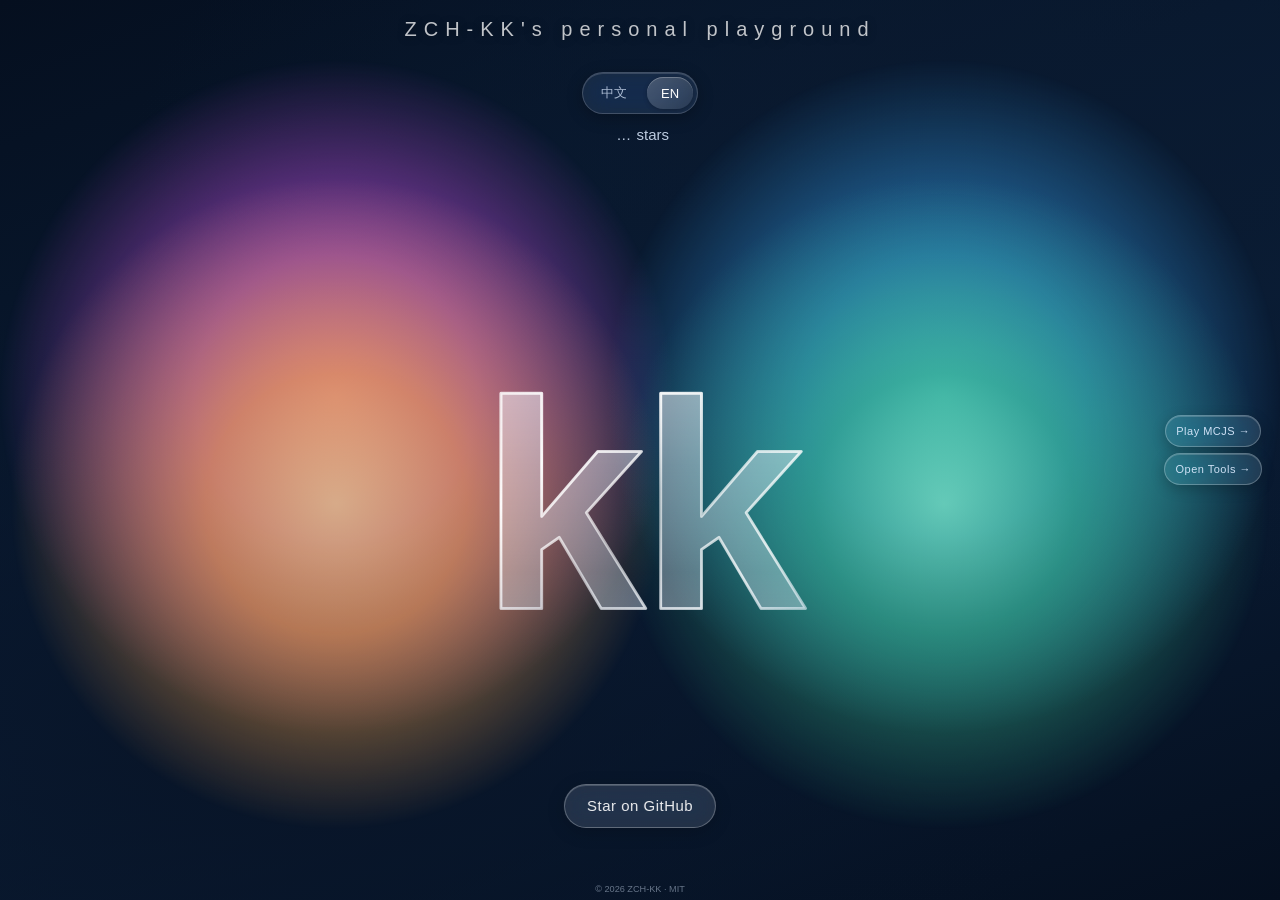
<file: index.html>
<!DOCTYPE html>
<html lang="zh-CN">
<head>
  <meta charset="UTF-8" />
  <!-- viewport-fit=cover:允许页面铺到刘海屏/底部安全区,配合 CSS env() 使用 -->
  <meta name="viewport" content="width=device-width, initial-scale=1.0, maximum-scale=5.0, viewport-fit=cover" />
  <meta name="theme-color" content="#050f1f" />
  <!-- 避免移动浏览器把数字串自动识别成电话号码加链接 -->
  <meta name="format-detection" content="telephone=no, email=no, address=no" />

  <!-- 安全相关 meta -->
  <!-- 严格 CSP:禁内联脚本/样式;只允许本页目录下的资源 + data: 图片(预留) -->
  <meta http-equiv="Content-Security-Policy"
        content="default-src 'none';
                 style-src 'self';
                 script-src 'self';
                 img-src 'self' data:;
                 font-src 'self';
                 connect-src https://api.github.com;
                 base-uri 'none';
                 form-action 'none';
                 frame-ancestors 'none';
                 object-src 'none';" />
  <meta http-equiv="X-Content-Type-Options" content="nosniff" />
  <meta name="referrer" content="no-referrer" />
  <meta http-equiv="Permissions-Policy"
        content="camera=(), microphone=(), geolocation=(), payment=(),
                 usb=(), midi=(), accelerometer=(), gyroscope=(),
                 magnetometer=(), display-capture=(), browsing-topics=();" />

  <title>kk — 液态玻璃 / Liquid Glass</title>
  <meta name="description" content="@ZCH-KK 的个人主页 · kk 液态玻璃展示页,2026 年新版。" />
  <meta name="description" lang="en" content="ZCH-KK's personal playground · kk liquid glass showcase, 2026 edition." />
  <meta name="keywords" content="kk, liquid glass, 液态玻璃, showcase, GitHub Pages" />
  <meta name="author" content="ZCH-KK" />

  <!-- Open Graph / Facebook -->
  <meta property="og:type" content="website" />
  <meta property="og:site_name" content="@ZCH-KK · kk" />
  <meta property="og:title" content="kk · Liquid Glass 2026" />
  <meta property="og:description" content="液态玻璃风格的双字母动画展示页。" />
  <meta property="og:url" content="https://ZCH-KK.github.io/kk/" />
  <meta property="og:image" content="assets/og.png" />
  <meta property="og:locale" content="zh_CN" />
  <meta property="og:locale:alternate" content="en_US" />

  <!-- Twitter Card -->
  <meta name="twitter:card" content="summary_large_image" />
  <meta name="twitter:title" content="kk · Liquid Glass 2026" />
  <meta name="twitter:description" content="液态玻璃风格的双字母动画展示页。" />
  <meta name="twitter:image" content="assets/og.png" />

  <link rel="icon" type="image/svg+xml" href="assets/favicon.svg" />
  <link rel="alternate icon" href="data:," />
  <link rel="stylesheet" href="assets/style.css?v=5" />
  <!-- IE 专用 fallback:用 flexbox 替 grid、纯色替毛玻璃、移除 min()/env() -->
  <!--[if IE]>
  <link rel="stylesheet" href="assets/ie.css" />
  <![endif]-->
</head>
<body>
  <a class="skip-link" href="#main-content" data-zh="跳到主要内容" data-en="Skip to main content">跳到主要内容</a>
  <!-- 结构化数据:告诉搜索引擎这是个什么页面 -->
  <script type="application/ld+json">
  {
    "@context": "https://schema.org",
    "@type": "WebSite",
    "name": "kk",
    "alternateName": "Liquid Glass 2026",
    "url": "https://ZCH-KK.github.io/kk/",
    "description": "液态玻璃风格的双字母动画展示页。",
    "inLanguage": ["zh-CN", "en"],
    "author": {
      "@type": "Person",
      "name": "ZCH-KK",
      "url": "https://github.com/ZCH-KK"
    },
    "publisher": {
      "@type": "Person",
      "name": "ZCH-KK"
    },
    "potentialAction": {
      "@type": "SearchAction",
      "target": "https://github.com/ZCH-KK?tab=repositories&q={search_term_string}",
      "query-input": "required name=search_term_string"
    }
  }
  </script>
  <div class="backdrop" aria-hidden="true">
    <div class="orbit">
      <div class="blob b1"></div>
      <div class="blob b2"></div>
      <div class="blob b3"></div>
      <div class="blob b4"></div>
    </div>
  </div>

  <main id="main-content" class="stage" role="main">
    <a class="boost"
       href="https://github.com/ZCH-KK/kk"
       target="_blank"
       rel="noopener noreferrer nofollow"
       data-zh="去 GitHub 助力该网页发展"
       data-en="Star on GitHub">
      去 GitHub 助力该网页发展
    </a>
    <p class="stats" aria-live="polite">
      <span class="stats-label" data-zh="已有" data-en=""></span>
      <span class="stars-count" data-zh="…" data-en="…">…</span>
      <span class="stats-suffix" data-zh="人助力" data-en="stars">stars</span>
    </p>
    <div class="lang-switch" role="group" aria-label="Language">
      <button type="button" class="lang-btn" data-lang="zh" aria-pressed="true">中文</button>
      <button type="button" class="lang-btn" data-lang="en" aria-pressed="false">EN</button>
    </div>
    <div class="glass-word">
      <div class="ghost" role="img" aria-label="kk 液态玻璃标题" lang="en">
      <svg viewBox="0 0 1000 440" xmlns="http://www.w3.org/2000/svg" aria-hidden="true" focusable="false">
        <defs>
          <linearGradient id="body" x1="0%" y1="0%" x2="0%" y2="100%">
            <stop offset="0%"   stop-color="#ffffff" stop-opacity=".60"/>
            <stop offset="38%"  stop-color="#f3f8ff" stop-opacity=".42"/>
            <stop offset="70%"  stop-color="#e8f1fd" stop-opacity=".34"/>
            <stop offset="100%" stop-color="#d6e6fa" stop-opacity=".46"/>
          </linearGradient>

          <linearGradient id="rimGrad" x1="0%" y1="0%" x2="100%" y2="100%">
            <stop offset="0%"   stop-color="#ffffff" stop-opacity="0"/>
            <stop offset="28%"  stop-color="#ffffff" stop-opacity="1"/>
            <stop offset="50%"  stop-color="#ffffff" stop-opacity=".4"/>
            <stop offset="75%"  stop-color="#ffffff" stop-opacity=".75"/>
            <stop offset="100%" stop-color="#ffffff" stop-opacity="0"/>
          </linearGradient>

          <linearGradient id="edgeLine" x1="0%" y1="0%" x2="0%" y2="100%">
            <stop offset="0%"   stop-color="#ffffff" stop-opacity=".9"/>
            <stop offset="55%"  stop-color="#ffffff" stop-opacity=".35"/>
            <stop offset="100%" stop-color="#cfe3ff" stop-opacity=".55"/>
          </linearGradient>
        </defs>

        <text x="500" y="308" text-anchor="middle" dominant-baseline="central"
              font-family="-apple-system, 'SF Pro Display', 'Segoe UI', 'Helvetica Neue', Arial, sans-serif"
              font-weight="700" font-size="330" letter-spacing="-6"
              fill="url(#body)">kk</text>

        <text x="500" y="308" text-anchor="middle" dominant-baseline="central"
              font-family="-apple-system, 'SF Pro Display', 'Segoe UI', 'Helvetica Neue', Arial, sans-serif"
              font-weight="700" font-size="330" letter-spacing="-6"
              fill="none" stroke="url(#edgeLine)" stroke-width="3.4"
              stroke-linejoin="round" stroke-linecap="round"
              opacity=".95">kk</text>

        <text x="500" y="308" text-anchor="middle" dominant-baseline="central"
              font-family="-apple-system, 'SF Pro Display', 'Segoe UI', 'Helvetica Neue', Arial, sans-serif"
              font-weight="700" font-size="330" letter-spacing="-6"
              fill="none" stroke="url(#rimGrad)" stroke-width="2.8"
              stroke-linejoin="round" stroke-linecap="round"
              opacity=".95">kk</text>
      </svg>
    </div>
  </div>
  <p class="subtitle" data-zh="@ZCH-KK 的个人主页" data-en="ZCH-KK's personal playground">@ZCH-KK 的个人主页</p>
  </main>

  <aside class="tools-rail" aria-label="子站导航">
    <a class="tools-btn"
       href="https://7.mcjslink.144449.xyz/1.12.2wasm/"
       target="_blank"
       rel="noopener noreferrer nofollow"
       title="休闲一下 / MCJS 1.12.2 WASM"
       data-zh="休闲一下 →"
       data-en="Play MCJS →">
      <span class="tools-glyph" aria-hidden="true">▶</span>
      <span class="tools-label">休闲一下 →</span>
    </a>
    <a class="tools-btn"
       href="https://zch-kk.github.io/kk-tools/"
       target="_blank"
       rel="noopener noreferrer"
       title="进入工具箱 / Open Tools"
       data-zh="进入工具箱 →"
       data-en="Open Tools →">
      <span class="tools-glyph" aria-hidden="true">⚙</span>
      <span class="tools-label">进入工具箱 →</span>
    </a>
  </aside>

  <footer class="site-foot" role="contentinfo">
    <small class="foot-line" data-zh="© 2026 ZCH-KK · MIT" data-en="© 2026 ZCH-KK · MIT">© 2026 ZCH-KK · MIT</small>
  </footer>
  <script src="assets/main.js?v=5" defer></script>
  <script src="assets/lang.js" defer></script>
  <!--[if IE]>
  <script src="assets/ie-polyfills.js" defer></script>
  <![endif]-->
</body>
</html>
</file>
<file: assets/style.css>
/* ======================================================
   兼容性补齐:
   - 用 @supports 做特性检测:支持 backdrop-filter 的设备走毛玻璃,不支持的走纯色背景
   - inset 在 Safari 14.4 才开始支持,加 fallback top/right/bottom/left
   - prefers-reduced-motion / prefers-color-scheme 双查询保留
   - 移动端安全区用 env(safe-area-inset-*)
   - 触摸屏禁用 300ms 延迟 + 禁用双击缩放:touch-action: manipulation
   ====================================================== */
* { margin: 0; padding: 0; box-sizing: border-box; }
html, body { height: 100%; width: 100%; }

html {
  /* 防止某些 Android 浏览器因溢出横滚 */
  overflow-x: hidden;
  /* 移动端:禁用双击缩放,禁用双指默认手势但不阻止 pinch(可单独管) */
  touch-action: manipulation;
  /* 高 DPI 文字锐化 */
  -webkit-text-size-adjust: 100%;
}

body {
  position: relative;
  overflow: hidden;
  /* 全文不可选中、可复制:展示型页面无所谓,但消除长按 iOS Safari 弹出选择菜单 */
  -webkit-user-select: none;
  user-select: none;
  /* 禁用 iOS Safari 长按链接弹出菜单(只针对 .boost 的图片/链接预览会触发) */
  -webkit-touch-callout: none;
  /* 高 DPI 字体平滑 */
  -webkit-font-smoothing: antialiased;
  -moz-osx-font-smoothing: grayscale;

  font-family: -apple-system, "SF Pro Display", BlinkMacSystemFont,
               "Segoe UI", "PingFang SC", "Hiragino Sans GB",
               "Microsoft YaHei", "Helvetica Neue", Arial, sans-serif;
  background:
    radial-gradient(120% 90% at 76% 20%, #0a1a30 0%, transparent 55%),
    radial-gradient(110% 80% at 20% 80%, #081427 0%, transparent 60%),
    linear-gradient(160deg, #050f1f 0%, #0a1e38 55%, #050f1f 100%);
  /* 移动浏览器 100vh 在 URL 栏显示/隐藏时会跳,改用 -webkit-fill-available + dvh 兜底 */
  min-height: 100vh;
  min-height: -webkit-fill-available;
  min-height: 100dvh;
}

/* ================= 模糊光圈流动背景(性能优化版) ================= */
.backdrop {
  position: absolute;
  top: 0; right: 0; bottom: 0; left: 0;   /* inset fallback,旧浏览器也能吃 */
  overflow: hidden;
  z-index: 0;
}

.orbit {
  position: absolute;
  top: -14%; right: -14%; bottom: -14%; left: -14%;
  transform-origin: 50% 50%;
  animation: spin 30s linear infinite;
  will-change: transform;
}
@keyframes spin { from { transform: rotate(0deg); } to { transform: rotate(360deg); } }

.blob { position: absolute; width: 60vw; height: 60vw; border-radius: 50%; }
.b1 { background: radial-gradient(circle, #ff7ed9 0%, #b64bd6 26%, rgba(182,75,214,0) 62%);
      top: 12%; left: 8%; opacity: .7; }
.b2 { background: radial-gradient(circle, #5ce0ff 0%, #2f8fd4 26%, rgba(47,143,212,0) 62%);
      top: 12%; right: 8%; opacity: .7; }
.b3 { background: radial-gradient(circle, #ffe27a 0%, #f0a24b 24%, rgba(240,162,75,0) 60%);
      bottom: 12%; left: 8%; opacity: .65; }
.b4 { background: radial-gradient(circle, #8affc1 0%, #37b98b 24%, rgba(55,185,139,0) 60%);
      bottom: 12%; right: 8%; opacity: .6; }

@media (prefers-reduced-motion: reduce) {
  .orbit, .blob { animation: none !important; }
}

/* ================= kk 透明液态玻璃字 ================= */
.glass-word {
  position: absolute;
  top: 0; right: 0; bottom: 0; left: 0;
  z-index: 2;
  display: grid;
  place-items: center;
  cursor: pointer;
  /* 关键修复:旧 Safari 把 grid 简写拆开处理,保险起见保留显式 display */
}
.ghost {
  width: 88vw;
  max-width: 900px;
  /* 老 Safari 不识别 min(),改用 vw + max-width 双重限制 */
  /* SVG viewBox 1000x440,文字 y=308 font-size 330,导致实际字形
     重心略低于 viewBox 中心 70%处;这里上提 6%让视觉重心贴正中间 */
  transform: translateY(-6%);
  -webkit-transform: translateY(-6%);
}
.ghost svg { width: 100%; height: auto; display: block; }

/* ================= 涟漪 ================= */
.ripple {
  position: fixed;
  width: 40px; height: 40px; border-radius: 50%;
  transform: translate(-50%,-50%) scale(.15);
  background: radial-gradient(circle,
      rgba(255,255,255,0) 18%,
      rgba(255,255,255,.35) 34%,
      rgba(255,255,255,0) 58%);
  filter: blur(4px);
  animation: ripple .8s cubic-bezier(.22,.61,.36,1) forwards;
  pointer-events: none;
  z-index: 9;
  /* 涟漪不应该被父层 transform 影响 position:fixed 已经是视口定位,稳 */
}
.ripple::after {
  content: "";
  position: absolute;
  top: -12%; right: -12%; bottom: -12%; left: -12%;
  border-radius: 50%;
  background: radial-gradient(circle,
      rgba(255,255,255,0) 40%,
      rgba(200,230,255,.28) 62%,
      rgba(255,255,255,0) 78%);
  filter: blur(5px);
}
@keyframes ripple {
  0%   { transform: translate(-50%,-50%) scale(.15); opacity:0; }
  18%  { opacity:.9; }
  100% { transform: translate(-50%,-50%) scale(16); opacity:0; }
}

/* ================= 助力按钮 ================= */
.boost {
  position: absolute;
  left: 50%;
  /* bottom 用 calc + 安全区适配:iPhone 14 Pro 等设备的 Home Indicator 区域 */
  bottom: calc(8vh + env(safe-area-inset-bottom, 0px));
  transform: translateX(-50%);
  z-index: 3;
  display: inline-block;
  padding: 12px 22px;
  /* 移动端最小可点区域 44x44 (Apple HIG / Material) */
  min-height: 44px;
  font-size: 15px;
  font-weight: 500;
  letter-spacing: 0.5px;
  color: rgba(255, 255, 255, 0.92);
  text-decoration: none;
  background: rgba(255, 255, 255, 0.12);
  border: 1px solid rgba(255, 255, 255, 0.28);
  border-radius: 999px;
  /* 毛玻璃:旧 Safari/Chrome 用 -webkit- 前缀 */
  -webkit-backdrop-filter: blur(12px) saturate(140%);
  backdrop-filter: blur(12px) saturate(140%);
  box-shadow: 0 4px 18px rgba(0, 0, 0, 0.18),
              inset 0 1px 0 rgba(255, 255, 255, 0.18);
  transition: transform .18s cubic-bezier(.34, 1.56, .64, 1),
              background .18s ease,
              border-color .18s ease;
  /* 移动端:禁用高亮(尤其是 Android Chrome 长按会出蓝色框) */
  -webkit-tap-highlight-color: transparent;
}
.boost:hover {
  background: rgba(255, 255, 255, 0.18);
  border-color: rgba(255, 255, 255, 0.45);
  transform: translateX(-50%) translateY(-1px);
}
.boost:active {
  transform: translateX(-50%) scale(.96);
}
.boost:focus {
  outline: 2px solid rgba(255, 255, 255, 0.85);
  outline-offset: 3px;
}
/* :focus-visible 旧 Safari/Chrome 不识别,直接用 :focus 双保险 */
.boost:focus:not(:focus-visible) { outline: none; }

@media (prefers-reduced-motion: reduce) {
  .boost { transition: none; }
}

/* 尊重用户偏好:减少动画时涟漪也禁掉 */
@media (prefers-reduced-motion: reduce) {
  .ripple { animation: none !important; display: none; }
}

/* ===== 特性检测兜底:不支持 backdrop-filter 的浏览器走纯色背景 ===== */
@supports not ((backdrop-filter: blur(1px)) or (-webkit-backdrop-filter: blur(1px))) {
  .boost {
    background: rgba(20, 35, 60, 0.85);
    border-color: rgba(255, 255, 255, 0.35);
  }
}

/* ===== 小屏手机适配 ===== */
@media (max-width: 480px) {
  .ghost { width: 92vw; }
  .boost {
    font-size: 14px;
    padding: 11px 20px;
  }
  .blob { width: 80vw; height: 80vw; }
}

/* ===== 横屏手机:按钮别贴底太远 ===== */
@media (max-height: 500px) and (orientation: landscape) {
  .boost { bottom: calc(4vh + env(safe-area-inset-bottom, 0px)); }
}

/* ===== 减少动画时,顺便降一下背景动画频率(可选) ===== */
/* ===== B 组新增:副标题 / Stars 计数 / 语言切换 / Footer / Skip Link ===== */
.subtitle {
  margin: 18px 0 6px;
  font-size: clamp(14px, 1.6vw, 20px);
  font-weight: 300;
  letter-spacing: .35em;
  text-align: center;
  color: rgba(255, 255, 255, .75);
  text-shadow: 0 1px 8px rgba(0, 0, 0, .35);
  pointer-events: none;
  user-select: none;
}

.stats {
  position: absolute;
  left: 50%;
  top: 14%;
  transform: translateX(-50%);
  margin: 0;
  display: flex;
  align-items: baseline;
  justify-content: center;
  gap: .35em;
  font-size: clamp(12px, 1.3vw, 15px);
  font-weight: 400;
  color: rgba(220, 235, 255, .85);
  pointer-events: none;
  user-select: none;
  z-index: 3;
}
.stats-count {
  font-variant-numeric: tabular-nums;
  font-weight: 600;
  color: #fff;
  transition: opacity .25s;
}
.stats-count[title] { /* 加载失败时轻微淡化提示 */
  color: rgba(220, 235, 255, .55);
}

.lang-switch {
  position: absolute;
  left: 50%;
  top: 8%;
  transform: translateX(-50%);
  margin: 0;
  display: inline-flex;
  gap: 6px;
  padding: 4px;
  border-radius: 999px;
  z-index: 3;
  background: rgba(255, 255, 255, .08);
  border: 1px solid rgba(255, 255, 255, .18);
  backdrop-filter: blur(14px) saturate(180%);
  -webkit-backdrop-filter: blur(14px) saturate(180%);
  box-shadow:
    0 4px 16px rgba(0, 0, 0, .25),
    inset 0 1px 0 rgba(255, 255, 255, .15);
}
.lang-btn {
  appearance: none;
  -webkit-appearance: none;
  background: transparent;
  border: 0;
  padding: 6px 14px;
  min-height: 32px;
  border-radius: 999px;
  font: inherit;
  font-size: 13px;
  color: rgba(220, 235, 255, .75);
  cursor: pointer;
  transition: background .2s, color .2s, transform .15s;
}
.lang-btn:hover { color: #fff; }
.lang-btn:active { transform: scale(.94); }
.lang-btn[aria-pressed="true"] {
  background: linear-gradient(135deg,
    rgba(255, 255, 255, .22),
    rgba(255, 255, 255, .08));
  color: #fff;
  box-shadow:
    inset 0 1px 0 rgba(255, 255, 255, .25),
    0 1px 4px rgba(0, 0, 0, .25);
}
.lang-btn:focus-visible {
  outline: 2px solid #5ce0ff;
  outline-offset: 2px;
}

/* footer */
/* 工具箱入口按钮：与 .boost 同款毛玻璃胶囊，但走 normal flow，避免与 boost 重叠 */
/* ================= 侧边工具箱入口 ================= */
.tools-rail {
  position: fixed;
  top: 50%;
  right: 18px;
  transform: translateY(-50%);
  z-index: 5; /* 必须比 .glass-word(z=2) 高,且大于 .ripple(z=3) */
  -webkit-tap-highlight-color: transparent;
}
.tools-rail {
  /* 内部按钮竖排：齿轮在上,文字在下 */
  display: flex;
  flex-direction: column;
  align-items: center;
  gap: 6px;
}
.tools-btn {
  display: inline-flex;
  flex-direction: column; /* 竖排:齿轮上,文字下 */
  align-items: center;
  justify-content: center;
  gap: 4px;
  padding: 8px 10px;
  min-height: 32px;
  font-size: 11px;
  font-weight: 500;
  letter-spacing: 0.5px;
  color: rgba(220, 235, 255, 0.92);
  text-decoration: none;
  background: rgba(255, 255, 255, 0.10);
  border: 1px solid rgba(255, 255, 255, 0.26);
  border-radius: 999px;
  -webkit-backdrop-filter: blur(12px) saturate(140%);
  backdrop-filter: blur(12px) saturate(140%);
  box-shadow: 0 4px 14px rgba(0, 0, 0, 0.22),
              inset 0 1px 0 rgba(255, 255, 255, 0.18);
  transition: transform .22s cubic-bezier(.34, 1.56, .64, 1),
              background .18s ease,
              border-color .18s ease;
  white-space: nowrap;
}
.tools-btn:hover {
  background: rgba(255, 255, 255, 0.18);
  border-color: rgba(255, 255, 255, 0.45);
  transform: translateX(-2px);
}
.tools-btn:active {
  transform: scale(.96);
}
.tools-btn:focus {
  outline: 2px solid rgba(255, 255, 255, 0.85);
  outline-offset: 3px;
}
.tools-btn:focus:not(:focus-visible) { outline: none; }
.tools-glyph {
  font-size: 14px;
  line-height: 1;
  opacity: 0.9;
}
/* 窄屏:只显示齿轮图标,再小一档 */
@media (max-width: 520px) {
  .tools-label { display: none; }
  .tools-btn { padding: 7px 9px; min-height: 28px; }
  .tools-rail { gap: 4px; }
}
@media (prefers-reduced-motion: reduce) {
  .tools-btn, .tools-btn:hover, .tools-btn:active { transition: none; }
}

.site-foot {
  position: fixed;
  bottom: 0;
  left: 0;
  right: 0;
  padding: 6px 12px calc(6px + env(safe-area-inset-bottom, 0px));
  text-align: center;
  font-size: 11px;
  color: rgba(220, 235, 255, .45);
  pointer-events: none;
  z-index: 10;
}

/* skip-link:键盘 Tab 时出现,平时藏 */
.skip-link {
  position: absolute;
  top: -100px;
  left: 8px;
  padding: 8px 14px;
  background: #0a1e38;
  color: #fff;
  border: 2px solid #5ce0ff;
  border-radius: 6px;
  text-decoration: none;
  font-size: 14px;
  z-index: 1000;
  transition: top .15s;
}
.skip-link:focus { top: 8px; outline: none; }

/* 错误页 */
.errpage {
  min-height: 100vh;
  display: flex;
  flex-direction: column;
  align-items: center;
  justify-content: center;
  padding: 24px;
  text-align: center;
  background: linear-gradient(135deg, #050f1f 0%, #0a1e38 100%);
  color: #fff;
  font-family: -apple-system, "Segoe UI", "Helvetica Neue", Arial, sans-serif;
}
.err-code {
  font-size: clamp(96px, 18vw, 200px);
  font-weight: 800;
  margin: 0;
  letter-spacing: -.06em;
  background: linear-gradient(180deg, #fff, #cfe3ff 60%, #5ce0ff);
  -webkit-background-clip: text;
  background-clip: text;
  color: transparent;
  filter: drop-shadow(0 0 24px rgba(92, 224, 255, .4));
}
.err-title { font-size: clamp(20px, 3vw, 28px); font-weight: 500; margin: 16px 0 8px; }
.err-desc { font-size: clamp(14px, 1.6vw, 16px); opacity: .7; margin: 0 0 28px; }
.err-home { text-decoration: none; }

/* IE 下重置部分新语法 */
@media all and (-ms-high-contrast: none), (-ms-high-contrast: active) {
  .subtitle, .stats, .lang-switch { display: block; text-align: center; }
  .lang-switch { width: max-content; margin-left: auto; margin-right: auto; }
  .lang-btn { display: inline-block; }
}
</file>
<file: assets/ie.css>
/* ======================================================
   IE 专用兜底样式(被条件注释加载,主流浏览器不执行)
   IE 限制:
   - 不支持 grid,用 flex 替
   - 不支持 backdrop-filter,纯色背景
   - 不支持 inset 简写,top/right/bottom/left 显式
   - 不支持 min()/env()/100dvh
   - 不支持 :focus-visible
   - 不支持 animationend 事件名(IE11 实际支持,但确保)
   - 不支持 sticky(本例没用到)
   ====================================================== */

/* 1. .glass-word:用 flex 居中替 grid */
.glass-word {
  display: -ms-flexbox;
  display: flex;
  -ms-flex-align: center;
  align-items: center;
  -ms-flex-pack: center;
  justify-content: center;
}

/* 2. .ghost:固定像素宽度 */
.ghost {
  width: 700px;
  max-width: 88vw;
}

/* 3. .boost:不透明纯色背景,1px 边框代替毛玻璃 */
.boost {
  background: #2a456b !important;        /* 深蓝灰,接近透明玻璃的视觉效果 */
  border: 1px solid #ffffff !important;
  border-color: rgba(255,255,255,.45) !important;
  border-radius: 999px;
  /* 移除 backdrop-filter,IE 会忽略未知属性,这里也显式 none 一下确保 */
  -webkit-backdrop-filter: none !important;
  backdrop-filter: none !important;
}

/* IE 下 :hover 表现 OK,不需要 :focus-visible 替身 */

/* 4. .orbit:.ripple:保留 top/right/bottom/left 写法(已为 IE 准备) */

/* 5. 涟漪 fallback:IE 不支持 animationend 时也能移除 */
.ripple {
  /* 显式写一份 */
}

/* 6. 按钮位置:IE 不支持 env(),固定 8vh = 8% 视高 */
.boost {
  bottom: 8% !important;
}

/* 7. body 高度:不要 -webkit-fill-available / dvh */
body {
  min-height: 100vh !important;
}

/* 8. .glass-word 取消 cursor: pointer (IE 对整个层加 cursor 会导致子节点选中菜单位置异常) */
.glass-word { cursor: default; }
.ghost { cursor: pointer; }

/* 9. SVG text 渲染:IE 字体回退 */
.ghost svg text {
  font-family: Arial, "Microsoft YaHei", sans-serif;
}

/* 10. radial-gradient 在 IE10 起支持,但需要 -ms- 前缀仅 IE9,这里不处理 IE9 */

/* 11. prefers-reduced-motion:IE 不识别 media query,不影响 */

/* 12. ::after:IE 8 不支持,IE9+ 支持;OK */

/* 13. box-shadow 在 IE9+ 支持;OK */

/* 14. background-color rgba:IE9+ 支持;OK */

/* 15. CSS transition:IE10+ 支持;OK */
</file>
